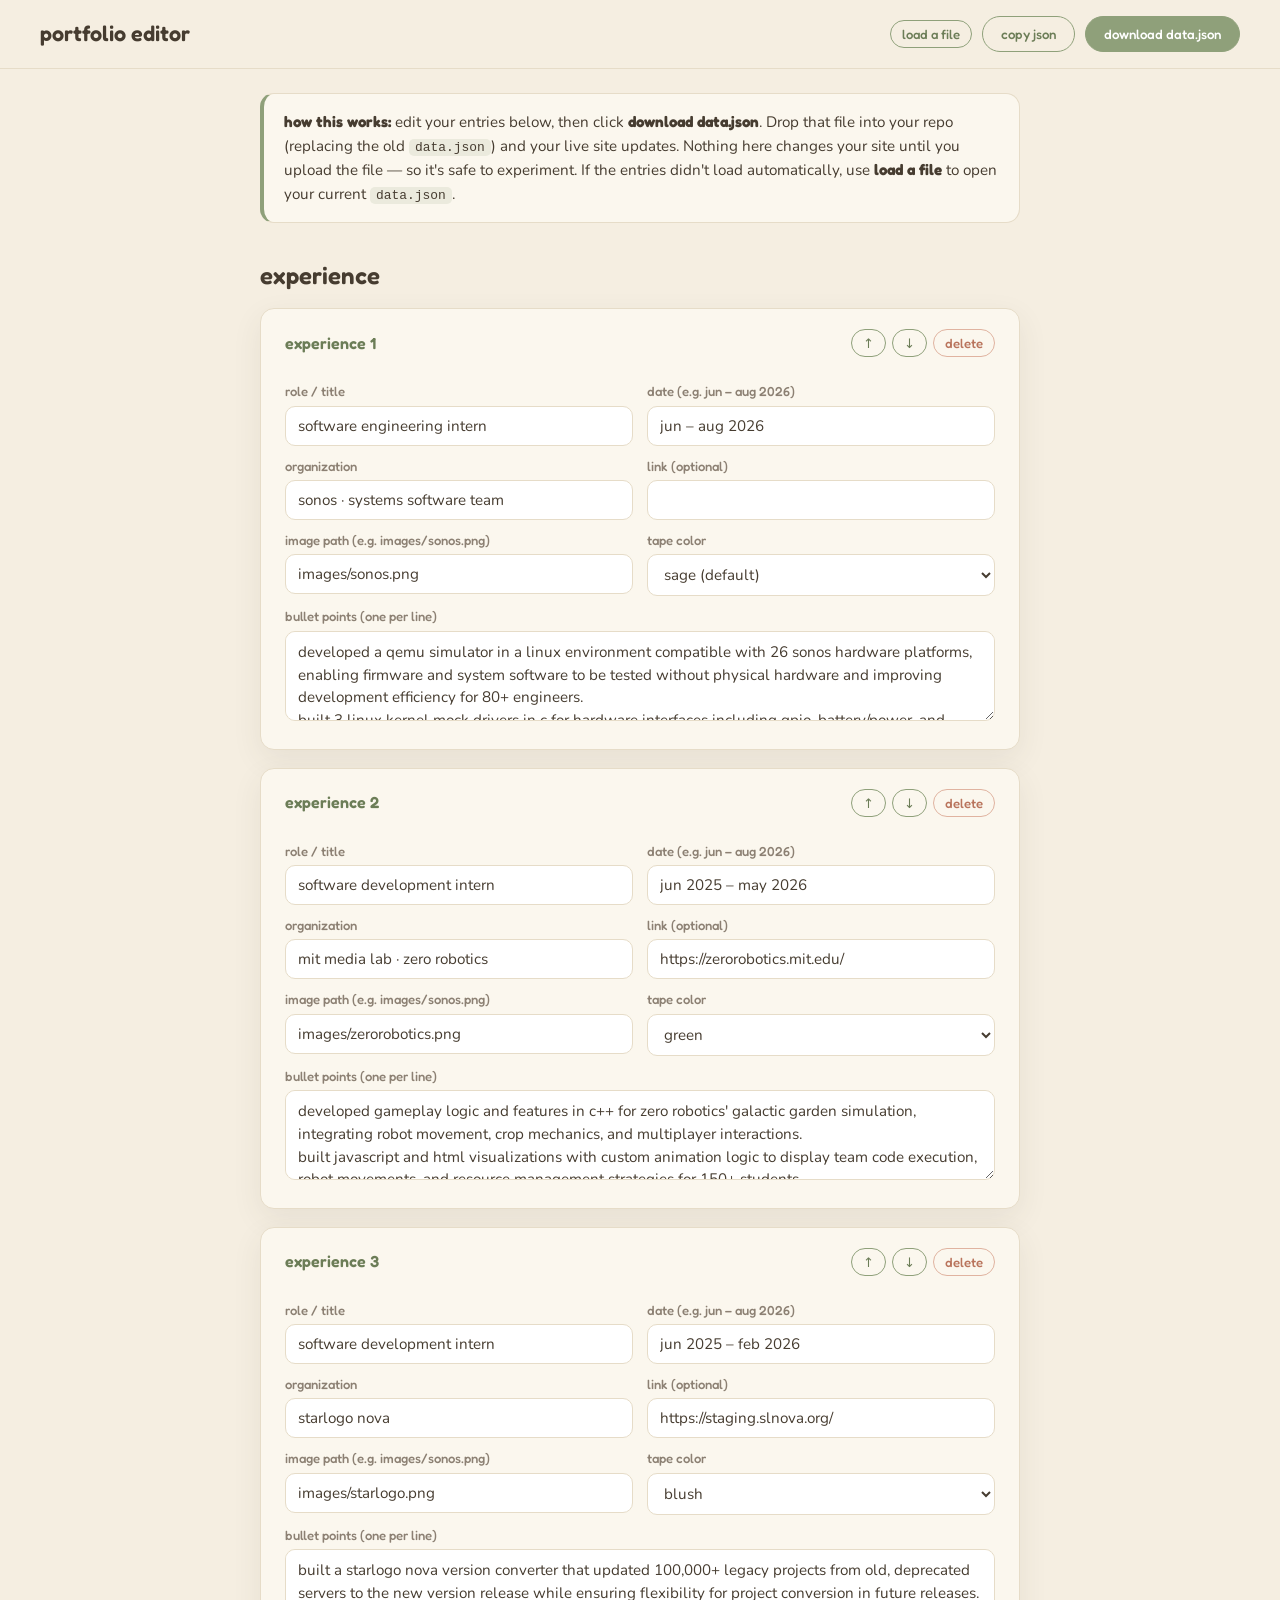
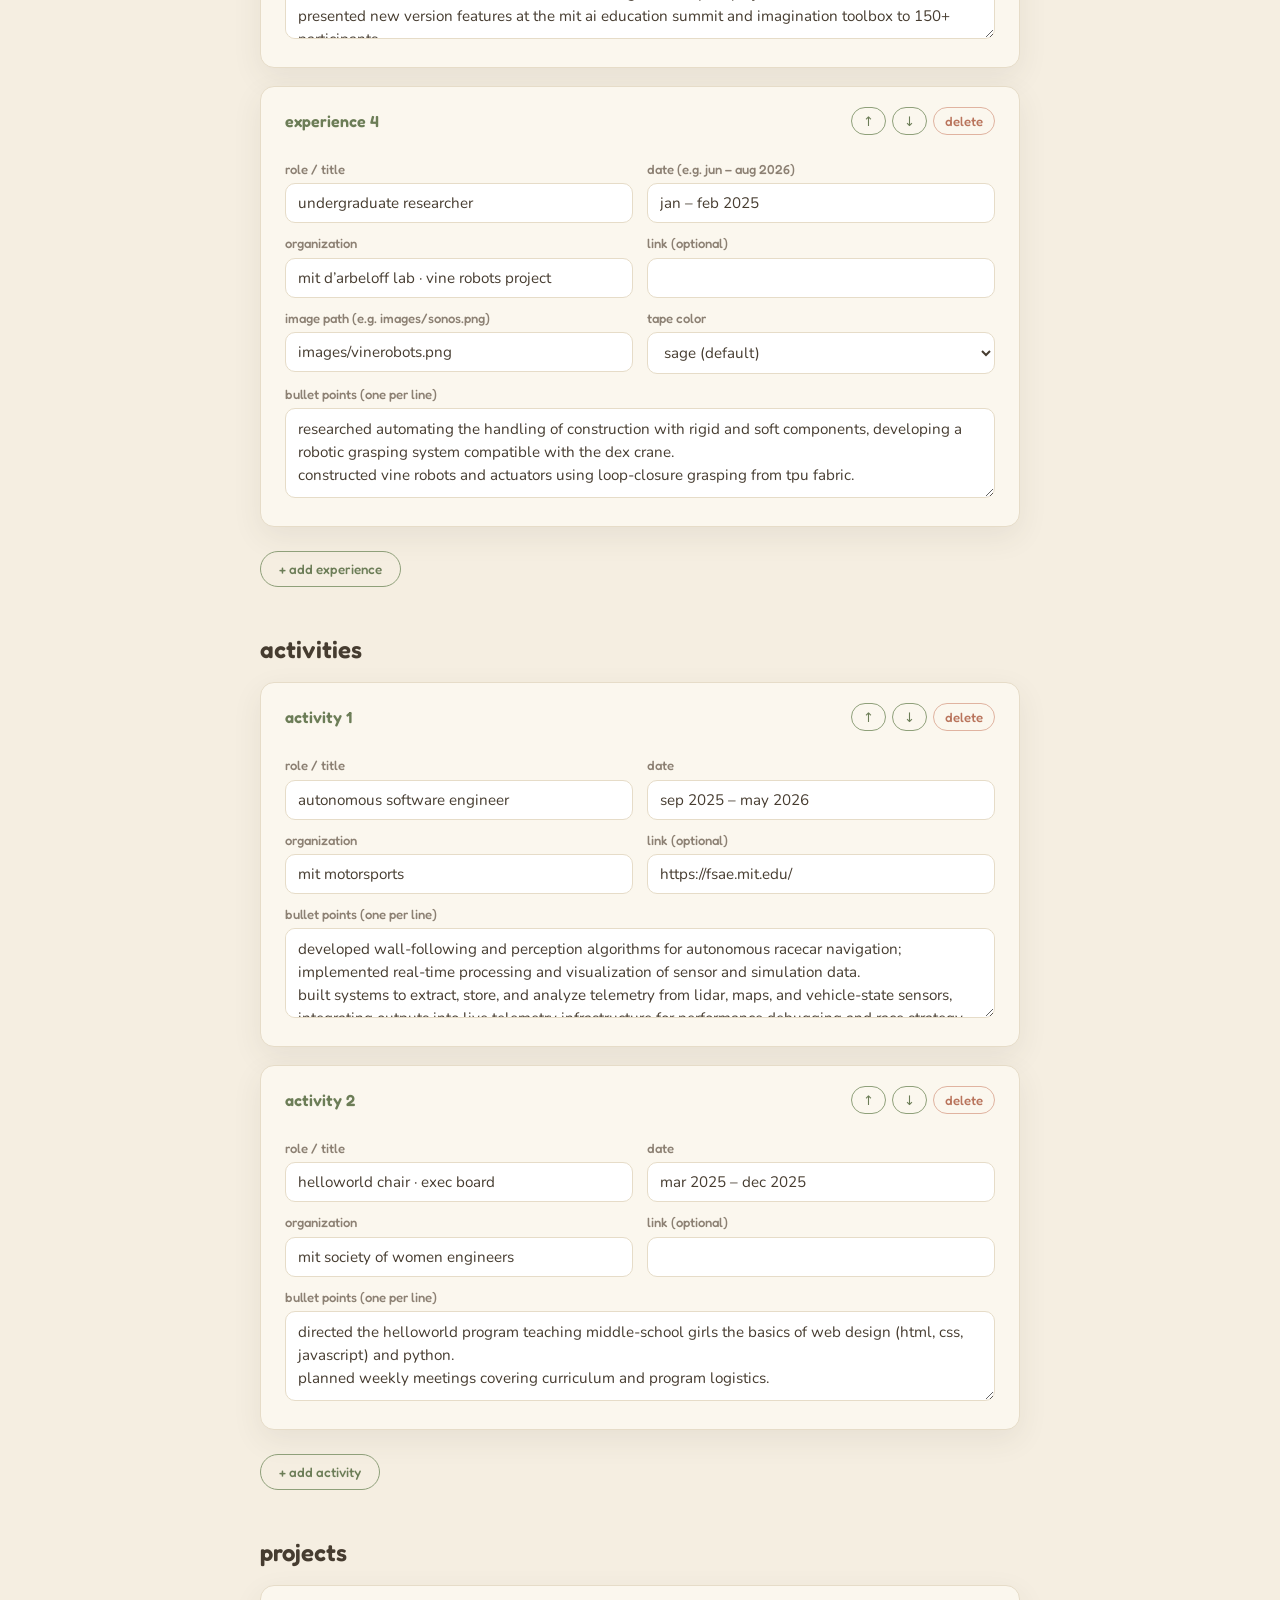
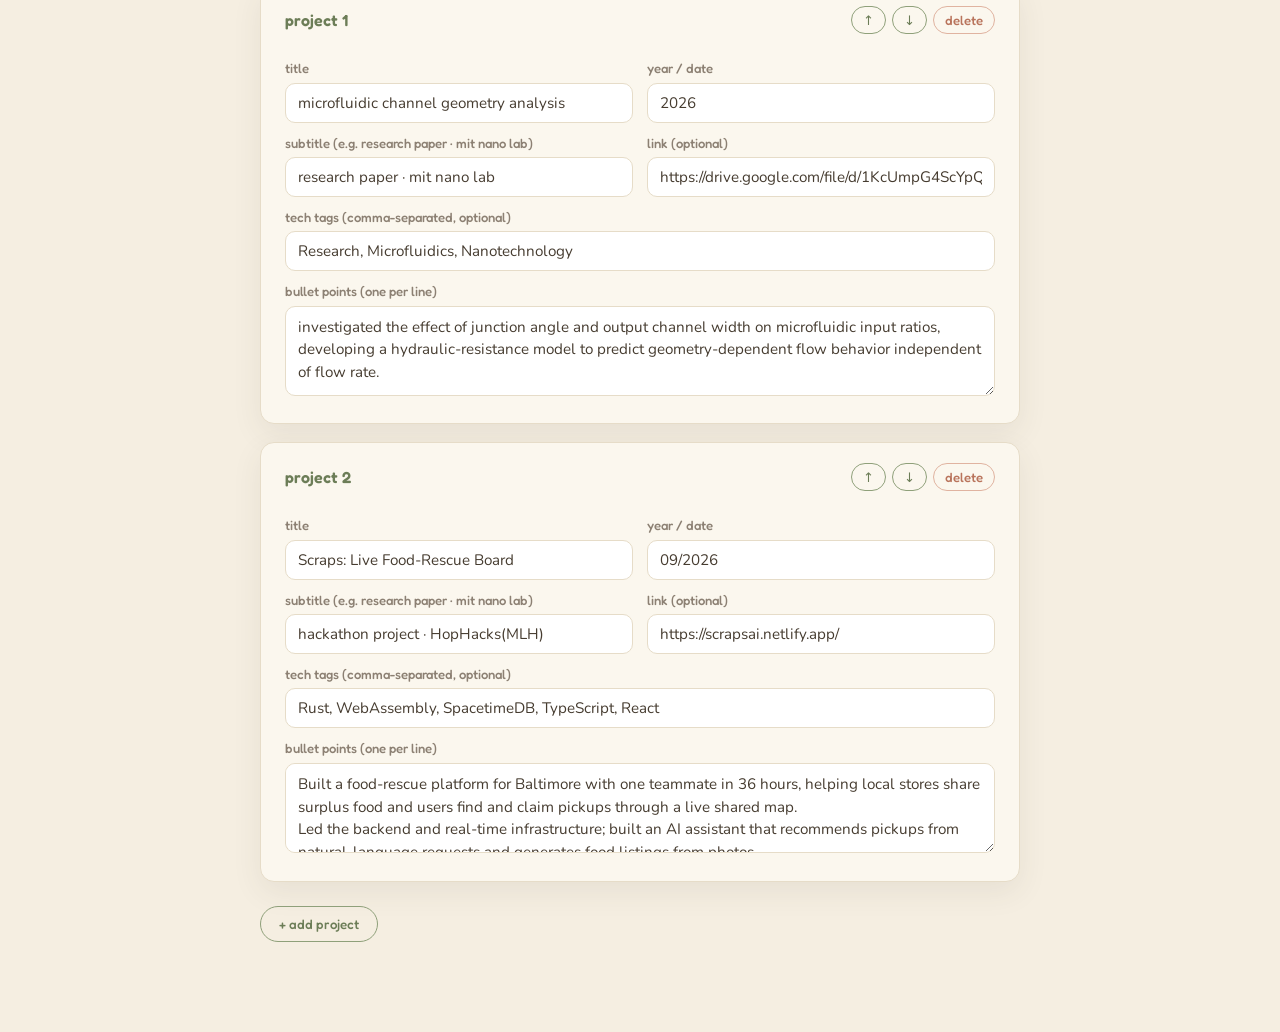
<file: admin.html>
<!DOCTYPE html>
<html lang="en">
<head>
  <meta charset="UTF-8" />
  <meta name="viewport" content="width=device-width, initial-scale=1.0" />
  <title>portfolio editor</title>
  <meta name="robots" content="noindex" />
  <link rel="preconnect" href="https://fonts.googleapis.com" />
  <link rel="preconnect" href="https://fonts.gstatic.com" crossorigin />
  <link href="https://fonts.googleapis.com/css2?family=Fredoka:wght@400;500;600;700&family=Nunito:wght@400;600;700&display=swap" rel="stylesheet" />
  <style>
    :root {
      --bg:#f5eee1; --surface:#fbf7ee; --ink:#463c30; --ink-soft:#8c8073;
      --accent:#8fa07a; --accent-dk:#6c7d57; --blush:#e0b3a0; --line:#e6dcc8;
      --display:"Fredoka",system-ui,sans-serif; --body:"Nunito",system-ui,sans-serif;
      --radius:14px; --shadow:0 10px 30px rgba(70,60,48,.08);
    }
    * { box-sizing:border-box; margin:0; padding:0; }
    body { font-family:var(--body); background:var(--bg); color:var(--ink); line-height:1.55; padding:0 0 80px; }
    h1,h2,h3 { font-family:var(--display); font-weight:600; }
    code { font-family:ui-monospace,Menlo,monospace; background:rgba(143,160,122,.15); padding:1px 6px; border-radius:5px; font-size:.85em; }

    .topbar {
      position:sticky; top:0; z-index:10;
      background:rgba(245,238,225,.92); backdrop-filter:blur(8px);
      border-bottom:1px solid var(--line);
      display:flex; flex-wrap:wrap; gap:12px; align-items:center; justify-content:space-between;
      padding:16px clamp(18px,4vw,40px);
    }
    .topbar h1 { font-size:1.35rem; }
    .topbar .actions { display:flex; flex-wrap:wrap; gap:10px; }

    .wrap { max-width:840px; margin:0 auto; padding:0 clamp(18px,4vw,40px); }
    .note { background:var(--surface); border:1px solid var(--line); border-left:4px solid var(--accent); border-radius:var(--radius); padding:16px 20px; margin:24px 0; font-size:.95rem; }
    .note strong { font-family:var(--display); }

    h2.section-title { font-size:1.5rem; margin:34px 0 14px; }

    .entry {
      background:var(--surface); border:1px solid var(--line); border-radius:var(--radius);
      box-shadow:var(--shadow); padding:20px clamp(16px,3vw,24px); margin-bottom:18px;
    }
    .entry__bar { display:flex; align-items:center; justify-content:space-between; gap:10px; margin-bottom:14px; }
    .entry__title { font-family:var(--display); font-weight:600; color:var(--accent-dk); }
    .entry__tools { display:flex; gap:6px; }

    label { display:block; font-family:var(--display); font-weight:500; font-size:.82rem; color:var(--ink-soft); margin:10px 0 4px; }
    input, textarea, select {
      width:100%; font-family:var(--body); font-size:.95rem; color:var(--ink);
      background:#fff; border:1px solid var(--line); border-radius:10px; padding:9px 12px;
    }
    input:focus, textarea:focus, select:focus { outline:2px solid var(--accent); outline-offset:1px; border-color:var(--accent); }
    textarea { resize:vertical; min-height:90px; line-height:1.5; }
    .row { display:grid; grid-template-columns:1fr 1fr; gap:14px; }
    @media (max-width:560px){ .row { grid-template-columns:1fr; } }

    button {
      font-family:var(--display); font-weight:500; cursor:pointer; border-radius:999px;
      padding:9px 18px; border:1.5px solid var(--accent); background:var(--accent); color:#fff;
      transition:transform .15s ease, background .15s ease, color .15s ease;
    }
    button:hover { transform:translateY(-1px); }
    button.ghost { background:transparent; color:var(--accent-dk); }
    button.ghost:hover { background:var(--accent); color:#fff; }
    button.tiny { padding:5px 11px; font-size:.82rem; }
    button.danger { border-color:var(--blush); background:transparent; color:#b9745c; }
    button.danger:hover { background:var(--blush); color:#5a3b2e; }
    .add-btn { margin:6px 0 10px; }

    .file-load { display:inline-flex; align-items:center; gap:8px; }
    input[type=file]{ width:auto; border:none; background:none; padding:0; font-size:.85rem; }
    .hidden { display:none; }
    .toast { position:fixed; bottom:24px; left:50%; transform:translateX(-50%); background:var(--ink); color:#fff; padding:10px 20px; border-radius:999px; font-family:var(--display); opacity:0; transition:opacity .25s ease; pointer-events:none; }
    .toast.show { opacity:1; }
  </style>
</head>
<body>

  <div class="topbar">
    <h1>portfolio editor</h1>
    <div class="actions">
      <span class="file-load">
        <button class="ghost tiny" id="loadBtn" type="button">load a file</button>
        <input type="file" id="fileInput" accept=".json,application/json" class="hidden" />
      </span>
      <button class="ghost" id="copyBtn" type="button">copy json</button>
      <button id="downloadBtn" type="button">download data.json</button>
    </div>
  </div>

  <div class="wrap">
    <div class="note">
      <strong>how this works:</strong> edit your entries below, then click
      <strong>download data.json</strong>. Drop that file into your repo (replacing the old
      <code>data.json</code>) and your live site updates. Nothing here changes your site until
      you upload the file &mdash; so it's safe to experiment. If the entries didn't load automatically,
      use <strong>load a file</strong> to open your current <code>data.json</code>.
    </div>

    <h2 class="section-title">experience</h2>
    <div id="expEntries"></div>
    <button class="ghost add-btn" id="addExp" type="button">+ add experience</button>

    <h2 class="section-title">activities</h2>
    <div id="actEntries"></div>
    <button class="ghost add-btn" id="addAct" type="button">+ add activity</button>

    <h2 class="section-title">projects</h2>
    <div id="projEntries"></div>
    <button class="ghost add-btn" id="addProj" type="button">+ add project</button>
  </div>

  <div class="toast" id="toast"></div>

  <script>
    // ---------- state ----------
    let state = { experience: [], activities: [], projects: [] };

    const blankExp  = () => ({ role:"", org:"", date:"", link:"", image:"", tape:"", bullets:[] });
    const blankAct  = () => ({ role:"", org:"", date:"", link:"", bullets:[] });
    const blankProj = () => ({ title:"", subtitle:"", date:"", link:"", tags:[], bullets:[] });

    // ---------- small builders ----------
    function field(labelText, value, onInput, type) {
      const wrap = document.createElement("div");
      const label = document.createElement("label");
      label.textContent = labelText;
      const input = document.createElement(type === "textarea" ? "textarea" : "input");
      input.value = value || "";
      input.addEventListener("input", () => onInput(input.value));
      wrap.append(label, input);
      return wrap;
    }

    function tapeField(value, onInput) {
      const wrap = document.createElement("div");
      const label = document.createElement("label");
      label.textContent = "tape color";
      const select = document.createElement("select");
      [["","sage (default)"],["green","green"],["blush","blush"]].forEach(([v,t]) => {
        const opt = document.createElement("option");
        opt.value = v; opt.textContent = t;
        if (v === (value||"")) opt.selected = true;
        select.appendChild(opt);
      });
      select.addEventListener("change", () => onInput(select.value));
      wrap.append(label, select);
      return wrap;
    }

    function bulletsField(item) {
      return field("bullet points (one per line)", (item.bullets||[]).join("\n"),
        v => { item.bullets = v.split("\n").map(s => s.trim()).filter(Boolean); }, "textarea");
    }

    function mkBtn(text, cls, onClick) {
      const b = document.createElement("button");
      b.type = "button"; b.className = cls; b.textContent = text;
      b.addEventListener("click", onClick);
      return b;
    }

    function move(list, index, dir) {
      const j = index + dir;
      if (j < 0 || j >= list.length) return;
      [list[index], list[j]] = [list[j], list[index]];
      render();
    }

    function toolbar(list, index, label) {
      const bar = document.createElement("div");
      bar.className = "entry__bar";
      const title = document.createElement("span");
      title.className = "entry__title";
      title.textContent = label + " " + (index + 1);
      const tools = document.createElement("div");
      tools.className = "entry__tools";
      tools.append(
        mkBtn("\u2191","tiny ghost", () => move(list, index, -1)),
        mkBtn("\u2193","tiny ghost", () => move(list, index, 1)),
        mkBtn("delete","tiny danger", () => {
          if (confirm("Delete this entry?")) { list.splice(index,1); render(); }
        })
      );
      bar.append(title, tools);
      return bar;
    }

    // ---------- entry cards ----------
    function renderExpEntry(item, i) {
      const box = document.createElement("div");
      box.className = "entry";
      box.appendChild(toolbar(state.experience, i, "experience"));
      const r1 = document.createElement("div"); r1.className = "row";
      r1.append(field("role / title", item.role, v => item.role = v),
                field("date (e.g. jun \u2013 aug 2026)", item.date, v => item.date = v));
      const r2 = document.createElement("div"); r2.className = "row";
      r2.append(field("organization", item.org, v => item.org = v),
                field("link (optional)", item.link, v => item.link = v));
      const r3 = document.createElement("div"); r3.className = "row";
      r3.append(field("image path (e.g. images/sonos.png)", item.image, v => item.image = v),
                tapeField(item.tape, v => item.tape = v));
      box.append(r1, r2, r3, bulletsField(item));
      return box;
    }

    function renderActEntry(item, i) {
      const box = document.createElement("div");
      box.className = "entry";
      box.appendChild(toolbar(state.activities, i, "activity"));
      const r1 = document.createElement("div"); r1.className = "row";
      r1.append(field("role / title", item.role, v => item.role = v),
                field("date", item.date, v => item.date = v));
      const r2 = document.createElement("div"); r2.className = "row";
      r2.append(field("organization", item.org, v => item.org = v),
                field("link (optional)", item.link, v => item.link = v));
      box.append(r1, r2, bulletsField(item));
      return box;
    }

    function renderProjEntry(item, i) {
      const box = document.createElement("div");
      box.className = "entry";
      box.appendChild(toolbar(state.projects, i, "project"));
      const r1 = document.createElement("div"); r1.className = "row";
      r1.append(field("title", item.title, v => item.title = v),
                field("year / date", item.date, v => item.date = v));
      const r2 = document.createElement("div"); r2.className = "row";
      r2.append(field("subtitle (e.g. research paper \u00b7 mit nano lab)", item.subtitle, v => item.subtitle = v),
                field("link (optional)", item.link, v => item.link = v));
      box.append(r1, r2,
        field("tech tags (comma-separated, optional)", (item.tags||[]).join(", "),
          v => { item.tags = v.split(",").map(s => s.trim()).filter(Boolean); }),
        bulletsField(item));
      return box;
    }

    function render() {
      const boxes = {
        expEntries: [state.experience, renderExpEntry],
        actEntries: [state.activities, renderActEntry],
        projEntries: [state.projects, renderProjEntry]
      };
      Object.keys(boxes).forEach(id => {
        const container = document.getElementById(id);
        const [list, fn] = boxes[id];
        container.innerHTML = "";
        list.forEach((it, i) => container.appendChild(fn(it, i)));
      });
    }

    // ---------- load / save ----------
    function loadData(data) {
      state = {
        experience: Array.isArray(data.experience) ? data.experience : [],
        activities: Array.isArray(data.activities) ? data.activities : [],
        projects:   Array.isArray(data.projects)   ? data.projects   : []
      };
      render();
    }

    function buildJSON() { return JSON.stringify(state, null, 2); }

    function toast(msg) {
      const t = document.getElementById("toast");
      t.textContent = msg; t.classList.add("show");
      setTimeout(() => t.classList.remove("show"), 1800);
    }

    document.getElementById("addExp").addEventListener("click", () => { state.experience.push(blankExp()); render(); });
    document.getElementById("addAct").addEventListener("click", () => { state.activities.push(blankAct()); render(); });
    document.getElementById("addProj").addEventListener("click", () => { state.projects.push(blankProj()); render(); });

    document.getElementById("downloadBtn").addEventListener("click", () => {
      const blob = new Blob([buildJSON()], { type:"application/json" });
      const url = URL.createObjectURL(blob);
      const a = document.createElement("a");
      a.href = url; a.download = "data.json"; a.click();
      URL.revokeObjectURL(url);
      toast("downloaded data.json");
    });

    document.getElementById("copyBtn").addEventListener("click", async () => {
      try { await navigator.clipboard.writeText(buildJSON()); toast("copied to clipboard"); }
      catch { toast("couldn't copy \u2014 use download instead"); }
    });

    document.getElementById("loadBtn").addEventListener("click", () => document.getElementById("fileInput").click());
    document.getElementById("fileInput").addEventListener("change", (e) => {
      const file = e.target.files[0];
      if (!file) return;
      const reader = new FileReader();
      reader.onload = () => {
        try { loadData(JSON.parse(reader.result)); toast("loaded"); }
        catch { alert("That file isn't valid JSON."); }
      };
      reader.readAsText(file);
    });

    // auto-load the live data.json (works when served from a web address)
    fetch("data.json")
      .then(r => r.ok ? r.json() : Promise.reject())
      .then(loadData)
      .catch(() => { render(); });
  </script>
</body>
</html>
</file>
